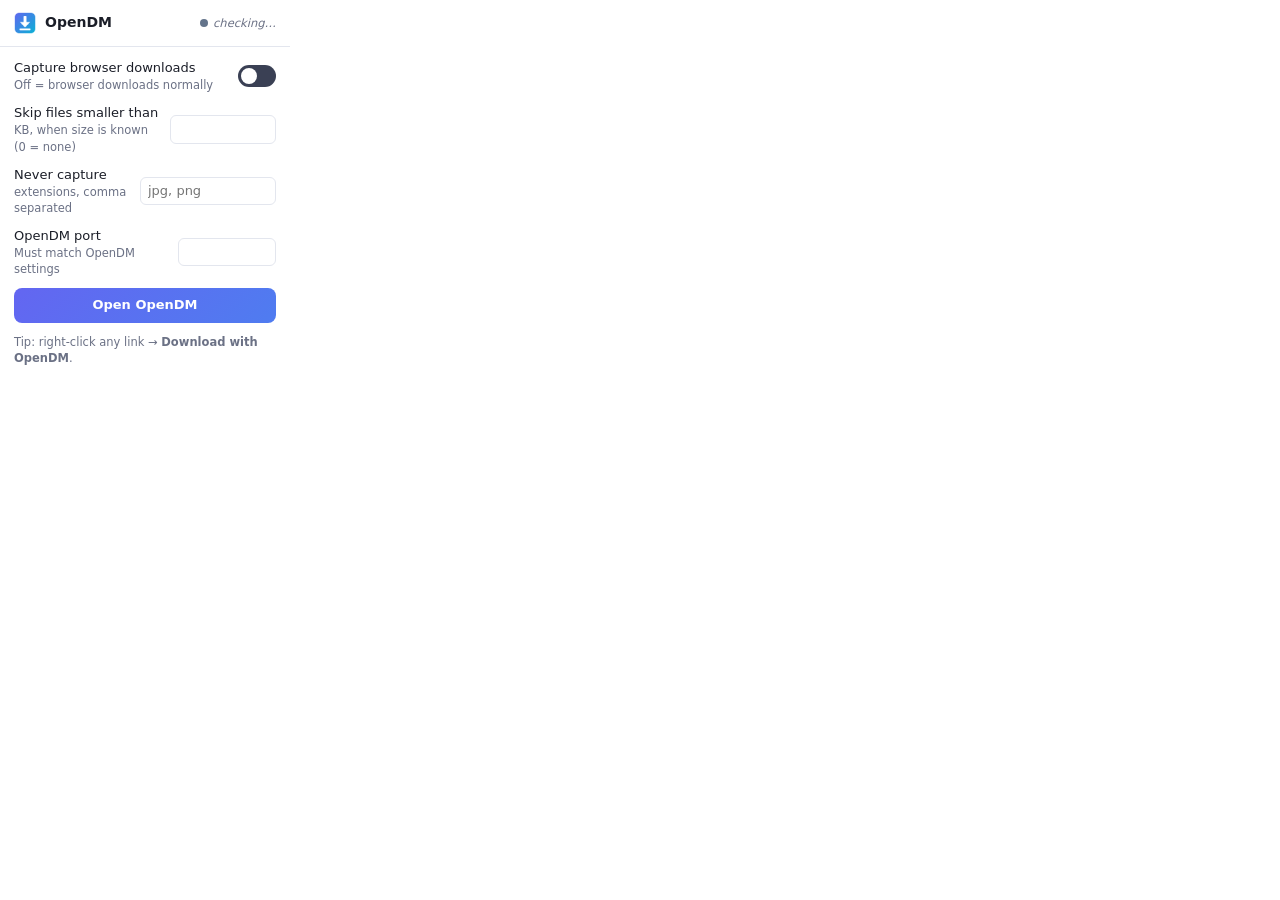
<file: extension/popup.html>
<!doctype html>
<html>
<head>
<meta charset="utf-8">
<style>
  :root { --bg:#161922; --line:#262b3b; --text:#e6e8ef; --muted:#8b91a5; --accent:#6366f1; color-scheme: dark; }
  @media (prefers-color-scheme: light) { :root { --bg:#fff; --line:#e3e6ee; --text:#1b1e28; --muted:#6b7185; color-scheme: light; } }
  body { margin:0; width:290px; font:13px/1.4 "Segoe UI", system-ui, sans-serif; background:var(--bg); color:var(--text); }
  header { display:flex; align-items:center; gap:9px; padding:12px 14px; border-bottom:1px solid var(--line); font-weight:700; font-size:14px; }
  header img { width:22px; height:22px; }
  #status { margin-left:auto; font-size:11.5px; font-weight:500; display:flex; align-items:center; gap:5px; color:var(--muted); }
  #status i { width:8px; height:8px; border-radius:50%; background:#64748b; }
  #status.on i { background:#22c55e; } #status.off i { background:#ef4444; }
  main { padding:12px 14px; display:flex; flex-direction:column; gap:11px; }
  .row { display:flex; align-items:center; justify-content:space-between; gap:10px; }
  label small { display:block; color:var(--muted); font-size:11.5px; }
  input[type=number], input[type=text] { width:90px; background:transparent; color:var(--text); border:1px solid var(--line); border-radius:6px; padding:4px 7px; font:inherit; }
  input[type=text] { width:120px; }
  .switch { position:relative; width:38px; height:22px; flex:none; }
  .switch input { opacity:0; width:0; height:0; }
  .switch span { position:absolute; inset:0; background:#3a4054; border-radius:22px; transition:.15s; cursor:pointer; }
  .switch span::before { content:""; position:absolute; width:16px; height:16px; left:3px; top:3px; background:#fff; border-radius:50%; transition:.15s; }
  .switch input:checked + span { background:var(--accent); }
  .switch input:checked + span::before { transform:translateX(16px); }
  button { width:100%; padding:8px; border:0; border-radius:8px; background:linear-gradient(135deg,#6366f1,#4f7cf0); color:#fff; font:inherit; font-weight:600; cursor:pointer; }
  .hint { color:var(--muted); font-size:11.5px; }
</style>
</head>
<body>
<header><img src="icons/icon32.png" alt="">OpenDM<span id="status"><i></i><em>checking…</em></span></header>
<main>
  <div class="row"><label>Capture browser downloads<small>Off = browser downloads normally</small></label>
    <label class="switch"><input type="checkbox" id="enabled"><span></span></label></div>
  <div class="row"><label>Skip files smaller than<small>KB, when size is known (0 = none)</small></label><input type="number" id="minSizeKB" min="0"></div>
  <div class="row"><label>Never capture<small>extensions, comma separated</small></label><input type="text" id="skipExt" placeholder="jpg, png"></div>
  <div class="row"><label>OpenDM port<small>Must match OpenDM settings</small></label><input type="number" id="port" min="1024" max="65535"></div>
  <button id="open">Open OpenDM</button>
  <div class="hint">Tip: right-click any link → <b>Download with OpenDM</b>.</div>
</main>
<script src="popup.js"></script>
</body>
</html>
</file>
